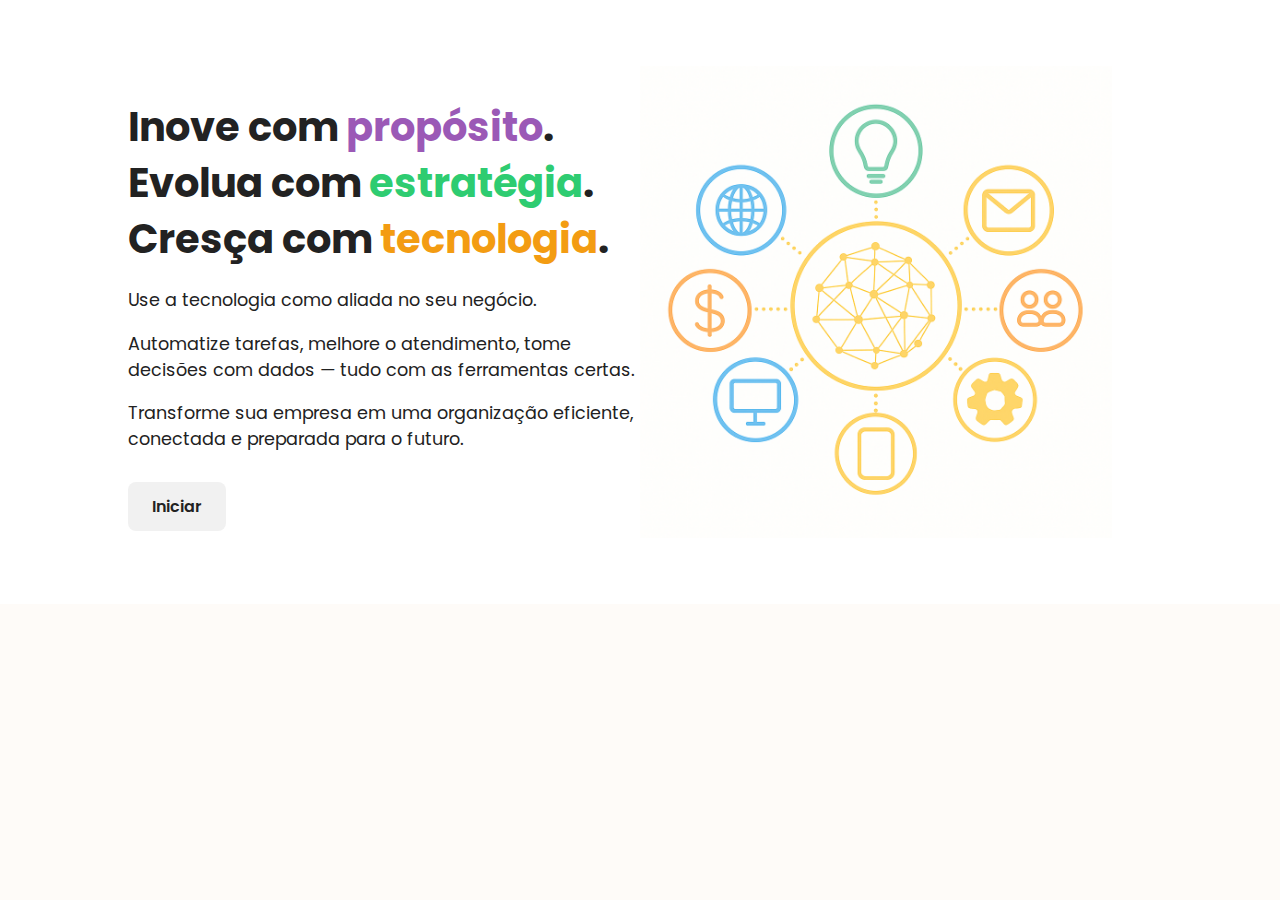
<file: index.html>
<!DOCTYPE html>
<html lang="pt-br">
<head>
  <meta charset="UTF-8" />
  <meta name="viewport" content="width=device-width, initial-scale=1.0" />
  <title>Transforme seu negócio</title>
  <link rel="stylesheet" href="index.css" />
  <link href="https://fonts.googleapis.com/css2?family=Poppins:wght@400;600&display=swap" rel="stylesheet" />
</head>
<body class="inicio">

  <header class="intro-container" style="background-color: #ffffff; color: #222;">
    <section class="texto">
      <h1>
        Inove com <span style="color:#9b59b6;">propósito</span>.<br />
        Evolua com <span style="color:#2ecc71;">estratégia</span>.<br />
        Cresça com <span style="color:#f39c12;">tecnologia</span>.
      </h1>
      <div class="descricao">
        <p>Use a tecnologia como aliada no seu negócio.</p>
        <p>Automatize tarefas, melhore o atendimento, tome decisões com dados — tudo com as ferramentas certas.</p>
        <p>Transforme sua empresa em uma organização eficiente, conectada e preparada para o futuro.</p>
      </div>
      <a href="guia.html" class="botao" style="background: color #f1f1f1; color:#222; padding:12px 24px; border-radius:8px; text-decoration:none; font-weight:600;">
        Iniciar
      </a>
    </section>

    <figure class="imagem">
      <img src="imagem_site1.png" alt="Conexão de tecnologia e negócios com fundo branco e tons pastéis" style="max-width:100%; height:auto;" />
    </figure>
  </header>

</body>
</html>
</file>
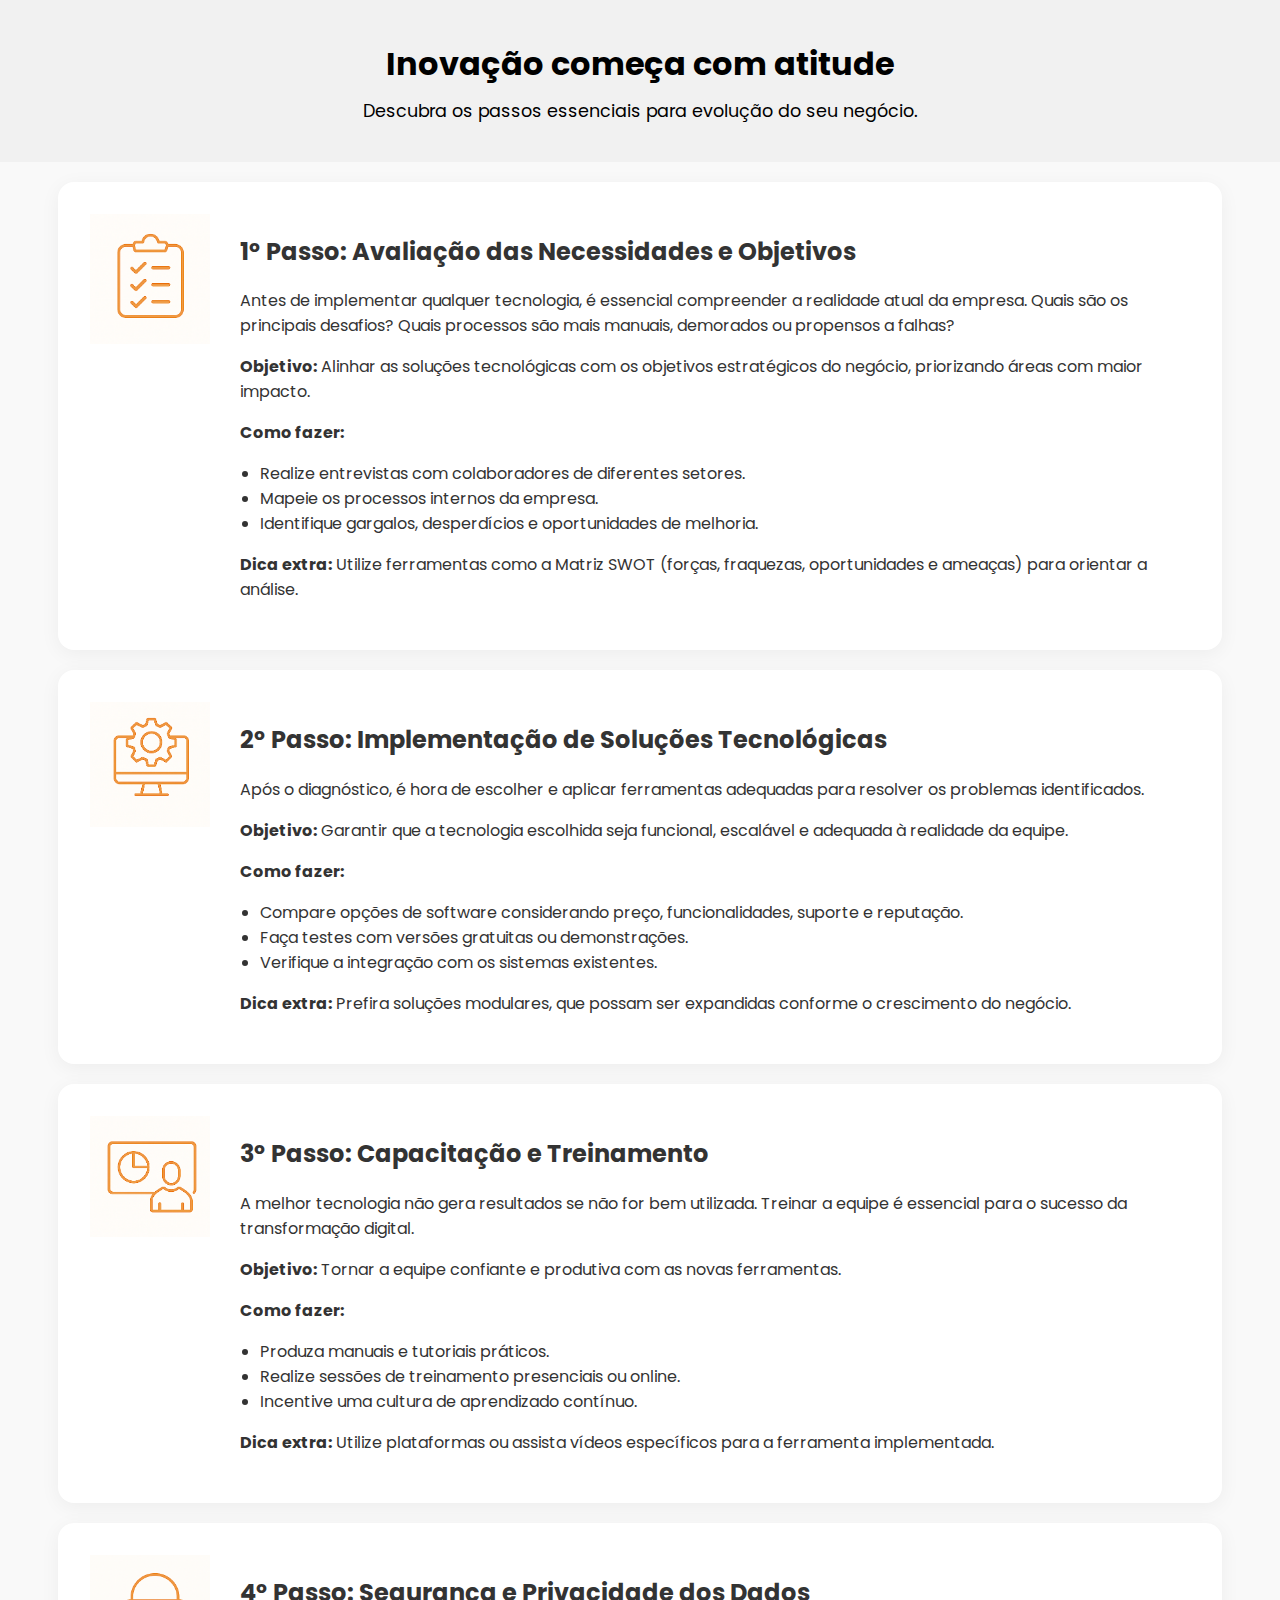
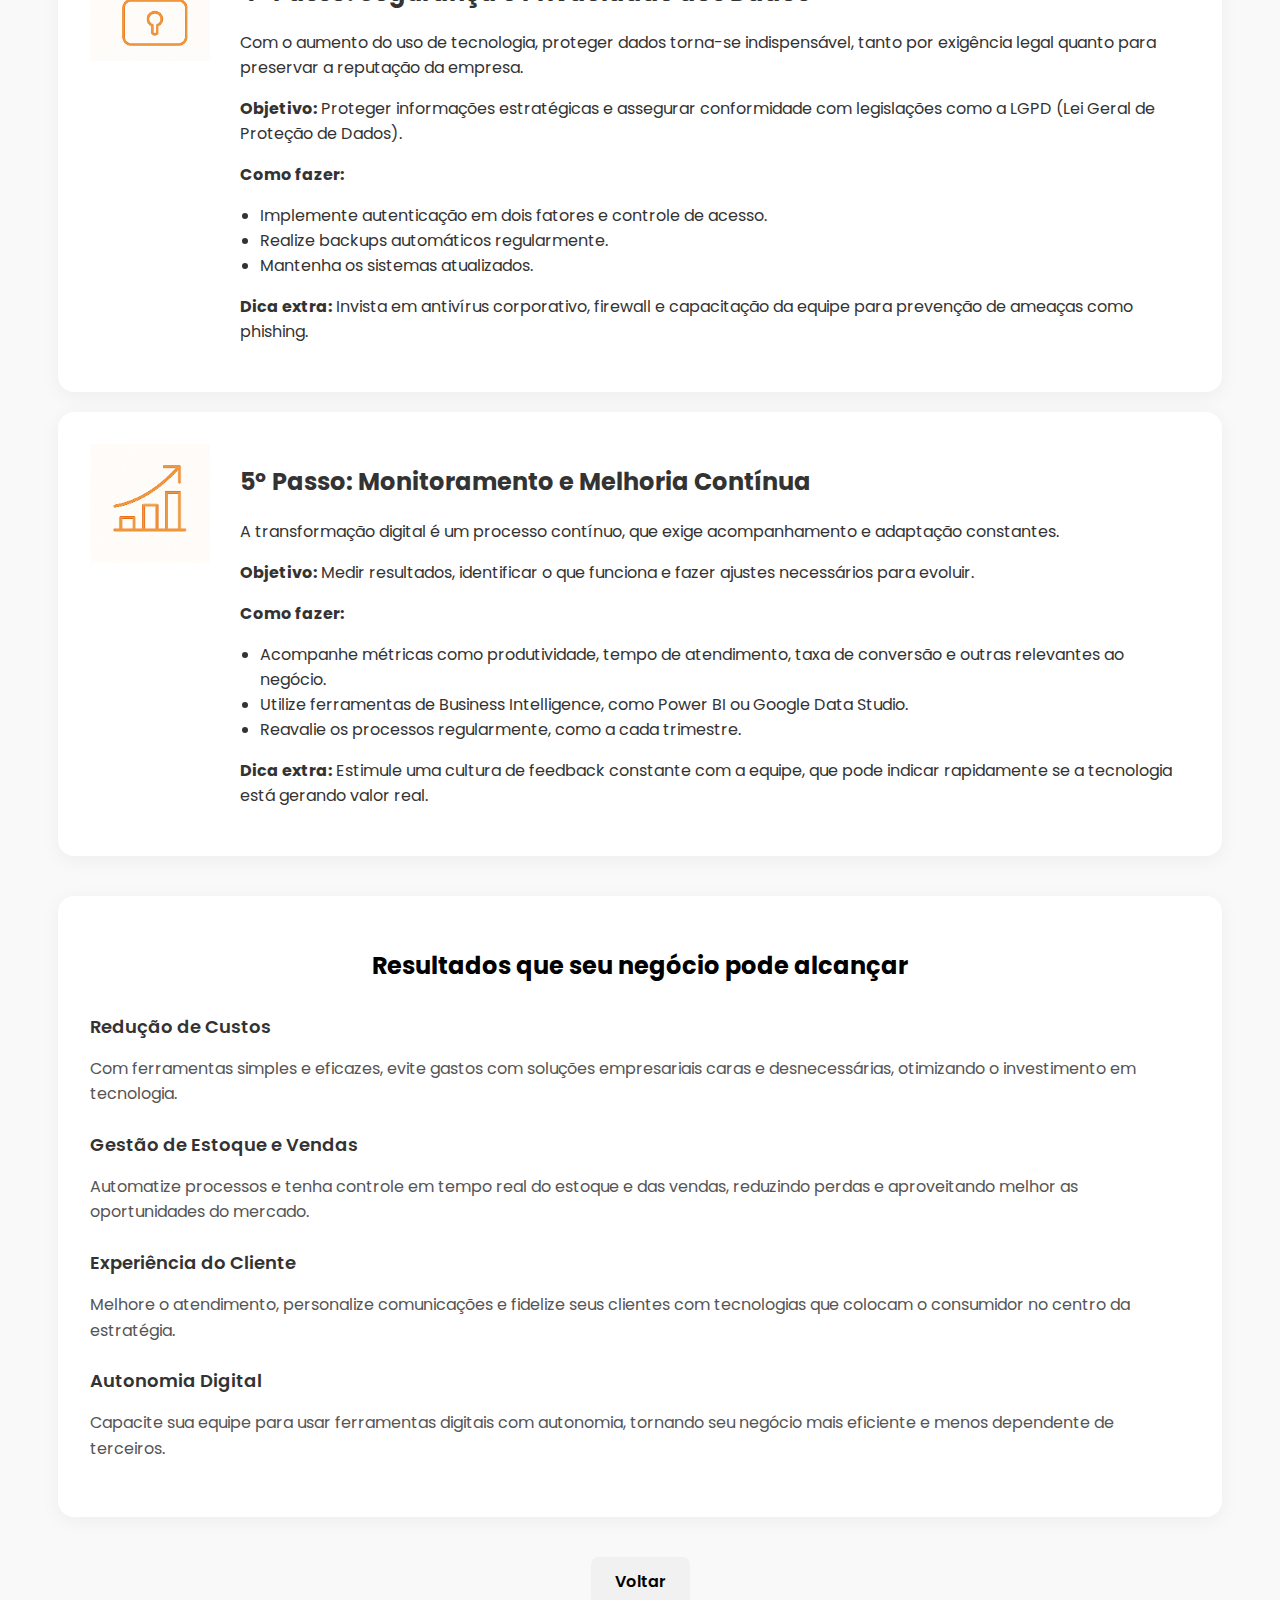
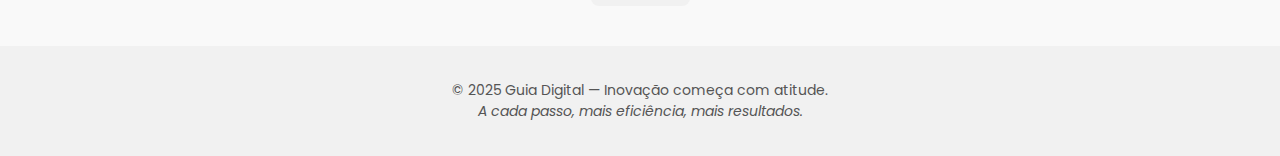
<file: guia.html>
<!DOCTYPE html>
<html lang="pt-br">
<head>
  <meta charset="UTF-8" />
  <meta name="viewport" content="width=device-width, initial-scale=1.0"/>
  <title>Guia Digital - Etapas</title>
  <link rel="stylesheet" href="guia.css" />
  <link href="https://fonts.googleapis.com/css2?family=Poppins:wght@400;600&display=swap" rel="stylesheet">
</head>
<body>

  <header>
    <h1>Inovação começa com atitude</h1>
    <p>Descubra os passos essenciais para evolução do seu negócio.</p>
  </header>

  <!-- Passo 1 -->
  <div class="step">
    <div class="step-content">
      <img src="imagem 01.png" alt="Passo 1" class="imagem-esquerda" />
      <div class="texto">
        <h2>1º Passo: Avaliação das Necessidades e Objetivos</h2>
        <p>Antes de implementar qualquer tecnologia, é essencial compreender a realidade atual da empresa. Quais são os principais desafios? Quais processos são mais manuais, demorados ou propensos a falhas?</p>
        <p><strong>Objetivo:</strong> Alinhar as soluções tecnológicas com os objetivos estratégicos do negócio, priorizando áreas com maior impacto.</p>
        <p><strong>Como fazer:</strong></p>
        <ul>
          <li>Realize entrevistas com colaboradores de diferentes setores.</li>
          <li>Mapeie os processos internos da empresa.</li>
          <li>Identifique gargalos, desperdícios e oportunidades de melhoria.</li>
        </ul>
        <p><strong>Dica extra:</strong> Utilize ferramentas como a Matriz SWOT (forças, fraquezas, oportunidades e ameaças) para orientar a análise.</p>
      </div>
    </div>
  </div>

  <!-- Passo 2 -->
  <div class="step">
    <div class="step-content">
      <img src="imagem 03.png" alt="Passo 2" class="imagem-esquerda" />
      <div class="texto">
        <h2>2º Passo: Implementação de Soluções Tecnológicas</h2>
        <p>Após o diagnóstico, é hora de escolher e aplicar ferramentas adequadas para resolver os problemas identificados.</p>
        <p><strong>Objetivo:</strong> Garantir que a tecnologia escolhida seja funcional, escalável e adequada à realidade da equipe.</p>
        <p><strong>Como fazer:</strong></p>
        <ul>
          <li>Compare opções de software considerando preço, funcionalidades, suporte e reputação.</li>
          <li>Faça testes com versões gratuitas ou demonstrações.</li>
          <li>Verifique a integração com os sistemas existentes.</li>
        </ul>
        <p><strong>Dica extra:</strong> Prefira soluções modulares, que possam ser expandidas conforme o crescimento do negócio.</p>
      </div>
    </div>
  </div>

  <!-- Passo 3 -->
  <div class="step">
    <div class="step-content">
      <img src="imagem 02.png" alt="Passo 3" class="imagem-esquerda" />
      <div class="texto">
        <h2>3º Passo: Capacitação e Treinamento</h2>
        <p>A melhor tecnologia não gera resultados se não for bem utilizada. Treinar a equipe é essencial para o sucesso da transformação digital.</p>
        <p><strong>Objetivo:</strong> Tornar a equipe confiante e produtiva com as novas ferramentas.</p>
        <p><strong>Como fazer:</strong></p>
        <ul>
          <li>Produza manuais e tutoriais práticos.</li>
          <li>Realize sessões de treinamento presenciais ou online.</li>
          <li>Incentive uma cultura de aprendizado contínuo.</li>
        </ul>
        <p><strong>Dica extra:</strong> Utilize plataformas ou assista vídeos específicos para a ferramenta implementada.</p>
      </div>
    </div>
  </div>

  <!-- Passo 4 -->
  <div class="step">
    <div class="step-content">
      <img src="imagem 04.png" alt="Passo 4" class="imagem-esquerda" />
      <div class="texto">
        <h2>4º Passo: Segurança e Privacidade dos Dados</h2>
        <p>Com o aumento do uso de tecnologia, proteger dados torna-se indispensável, tanto por exigência legal quanto para preservar a reputação da empresa.</p>
        <p><strong>Objetivo:</strong> Proteger informações estratégicas e assegurar conformidade com legislações como a LGPD (Lei Geral de Proteção de Dados).</p>
        <p><strong>Como fazer:</strong></p>
        <ul>
          <li>Implemente autenticação em dois fatores e controle de acesso.</li>
          <li>Realize backups automáticos regularmente.</li>
          <li>Mantenha os sistemas atualizados.</li>
        </ul>
        <p><strong>Dica extra:</strong> Invista em antivírus corporativo, firewall e capacitação da equipe para prevenção de ameaças como phishing.</p>
      </div>
    </div>
  </div>

  <!-- Passo 5 -->
  <div class="step">
    <div class="step-content">
      <img src="imagem 05.png" alt="Passo 5" class="imagem-esquerda" />
      <div class="texto">
        <h2>5º Passo: Monitoramento e Melhoria Contínua</h2>
        <p>A transformação digital é um processo contínuo, que exige acompanhamento e adaptação constantes.</p>
        <p><strong>Objetivo:</strong> Medir resultados, identificar o que funciona e fazer ajustes necessários para evoluir.</p>
        <p><strong>Como fazer:</strong></p>
        <ul>
          <li>Acompanhe métricas como produtividade, tempo de atendimento, taxa de conversão e outras relevantes ao negócio.</li>
          <li>Utilize ferramentas de Business Intelligence, como Power BI ou Google Data Studio.</li>
          <li>Reavalie os processos regularmente, como a cada trimestre.</li>
        </ul>
        <p><strong>Dica extra:</strong> Estimule uma cultura de feedback constante com a equipe, que pode indicar rapidamente se a tecnologia está gerando valor real.</p>
      </div>
    </div>
  </div>

  <!-- Seção de Resultados Esperados -->
  <section class="beneficios">
    <h2>Resultados que seu negócio pode alcançar</h2>

    <div class="beneficio">
      <h3>Redução de Custos</h3>
      <p>Com ferramentas simples e eficazes, evite gastos com soluções empresariais caras e desnecessárias, otimizando o investimento em tecnologia.</p>
    </div>

    <div class="beneficio">
      <h3>Gestão de Estoque e Vendas</h3>
      <p>Automatize processos e tenha controle em tempo real do estoque e das vendas, reduzindo perdas e aproveitando melhor as oportunidades do mercado.</p>
    </div>

    <div class="beneficio">
      <h3>Experiência do Cliente</h3>
      <p>Melhore o atendimento, personalize comunicações e fidelize seus clientes com tecnologias que colocam o consumidor no centro da estratégia.</p>
    </div>

    <div class="beneficio">
      <h3>Autonomia Digital</h3>
      <p>Capacite sua equipe para usar ferramentas digitais com autonomia, tornando seu negócio mais eficiente e menos dependente de terceiros.</p>
    </div>
  </section>

  <div class="container-botao">
    <a href="index.html" class="botao voltar">Voltar</a>
  </div>

  <footer>
    <p>&copy; 2025 Guia Digital — Inovação começa com atitude.<br><em>A cada passo, mais eficiência, mais resultados.</em></p>
  </footer>

</body>
</html>
</file>
<file: index.css>
/* index.css */

body {
  margin: 0;
  font-family: 'Poppins', sans-serif;
  background-color: #fefbf8;
  color: #222;
}

.intro-container {
  display: flex;
  flex-direction: row;
  align-items: center;
  justify-content: space-between;
  padding: 50px 10% 50px 10%;
  flex-wrap: wrap;
}

.texto {
  max-width: 50%;
}

h1 {
  font-size: 2.5rem;
  line-height: 1.4;
  margin-bottom: 20px;
}

.azul {
  color: #9b59b6; 
}
.verde {
  color: #2ecc71; 
}

.laranja {
  color: #f39c12; 
}
.descricao p {
  font-size: 1.1rem;
  margin-bottom: 10px;
}

.botao {
  display: inline-block;
  background-color: #f1f1f1;
  color: #222;
  padding: 12px 24px;
  border-radius: 8px;
  text-decoration: none;
  font-weight: 600;
  margin-top: 20px;
  transition: background-color 0.3s ease;
}

.botao:hover {
  background-color: #7fb4d4;
}

.imagem {
  flex: 1 1 40%;
  display: flex;
  justify-content: flex-end;
  margin-left: auto;
}

.imagem img {
  max-width: 100%;
  height: auto;
}

/* Responsivo para tablets */
@media (max-width: 768px) {
  .intro-container {
    flex-direction: column;
    padding: 40px 5%;
    text-align: center;
  }

  .texto {
    max-width: 100%;
  }

  h1 {
    font-size: 2rem;
  }

  .imagem {
    justify-content: center;
    margin-left: 0;
    margin-top: 20px;
  }

  .botao {
    width: 100%;
    text-align: center;
  }
}

/* Responsivo para celulares */
@media (max-width: 480px) {
  h1 {
    font-size: 1.6rem;
  }

  .descricao p {
    font-size: 1rem;
  }

  .botao {
    padding: 10px 20px;
    font-size: 1rem;
  }
}
</file>
<file: guia.css>
/* Fonte base */
body {
  margin: 0;
  padding: 0;
  font-family: 'Poppins', sans-serif;
  background-color: #f9f9f9;
  color: #333;
}

/* Cabeçalho */
header {
  text-align: center;
  padding: 40px 20px 20px;
  background-color: #f1f1f1;
  color: black;
}

header h1 {
  margin: 0;
  font-size: 2rem;
}

header p {
  margin-top: 10px;
  font-size: 1.1rem;
}

/* Container de cada passo */
.step {
  background-color: #ffffff;
  border-radius: 16px;
  box-shadow: 0 4px 20px rgba(0, 0, 0, 0.05);
  margin: 20px auto;
  padding: 32px;
  max-width: 1100px;
}

.step-content {
  display: flex;
  align-items: flex-start;
  gap: 30px;
  flex-wrap: wrap;
}

.imagem-esquerda {
  width: 120px;
  height: auto;
  flex-shrink: 0;
}

.texto {
  flex: 1;
}

/* Lista */
ul {
  padding-left: 20px;
  margin-top: 10px;
}

/* Seção de Resultados */
.beneficios {
  background-color: #ffffff;
  border-radius: 16px;
  padding: 32px;
  box-shadow: 0 4px 20px rgba(0, 0, 0, 0.05);
  margin: 40px auto;
  max-width: 1100px;
  font-family: 'Poppins', sans-serif;
}

.beneficios h2 {
  text-align: center;
  color: black;
  margin-bottom: 30px;
  font-size: 24px;
}

.beneficio {
  margin-bottom: 24px;
}

.beneficio h3 {
  font-weight: 600;
  font-size: 18px;
  color: #333;
  margin-bottom: 8px;
}

.beneficio p {
  color: #555;
  font-size: 16px;
  line-height: 1.6;
}

/* Botão */
.container-botao {
  text-align: center;
  margin: 40px 0;
}

.botao.voltar {
  display: inline-block;
  padding: 12px 24px;
  background-color: #f1f1f1;
  color: black;
  text-decoration: none;
  border-radius: 8px;
  font-weight: 600;
  transition: background-color 0.3s ease;
}

.botao.voltar:hover {
  background-color: #7fb4d4;
}

/* Rodapé */
footer {
  background-color: #f1f1f1;
  padding: 20px;
  text-align: center;
  font-size: 14px;
  color: #555;
}

/* Responsivo para tablets */

@media (max-width: 1024px) {
  .step-content {
    flex-direction: column;
    align-items: center;
    text-align: center;
  }

  .imagem-esquerda {
    width: 100px;
    margin-bottom: 20px;
  }

  .texto {
    flex: unset;
    width: 100%;
  }

  header h1 {
    font-size: 1.8rem;
  }

  header p {
    font-size: 1rem;
  }
}

/* Responsivo para celulares */
@media (max-width: 600px) {
  header h1 {
    font-size: 1.6rem;
  }

  header p {
    font-size: 0.95rem;
  }

  .step {
    padding: 24px 16px;
  }

  .beneficios {
    padding: 24px 16px;
  }

  .beneficios h2 {
    font-size: 20px;
  }

  .beneficio h3 {
    font-size: 16px;
  }

  .beneficio p {
    font-size: 15px;
  }

  .botao.voltar {
    width: 100%;
    font-size: 1rem;
  }
}
</file>
